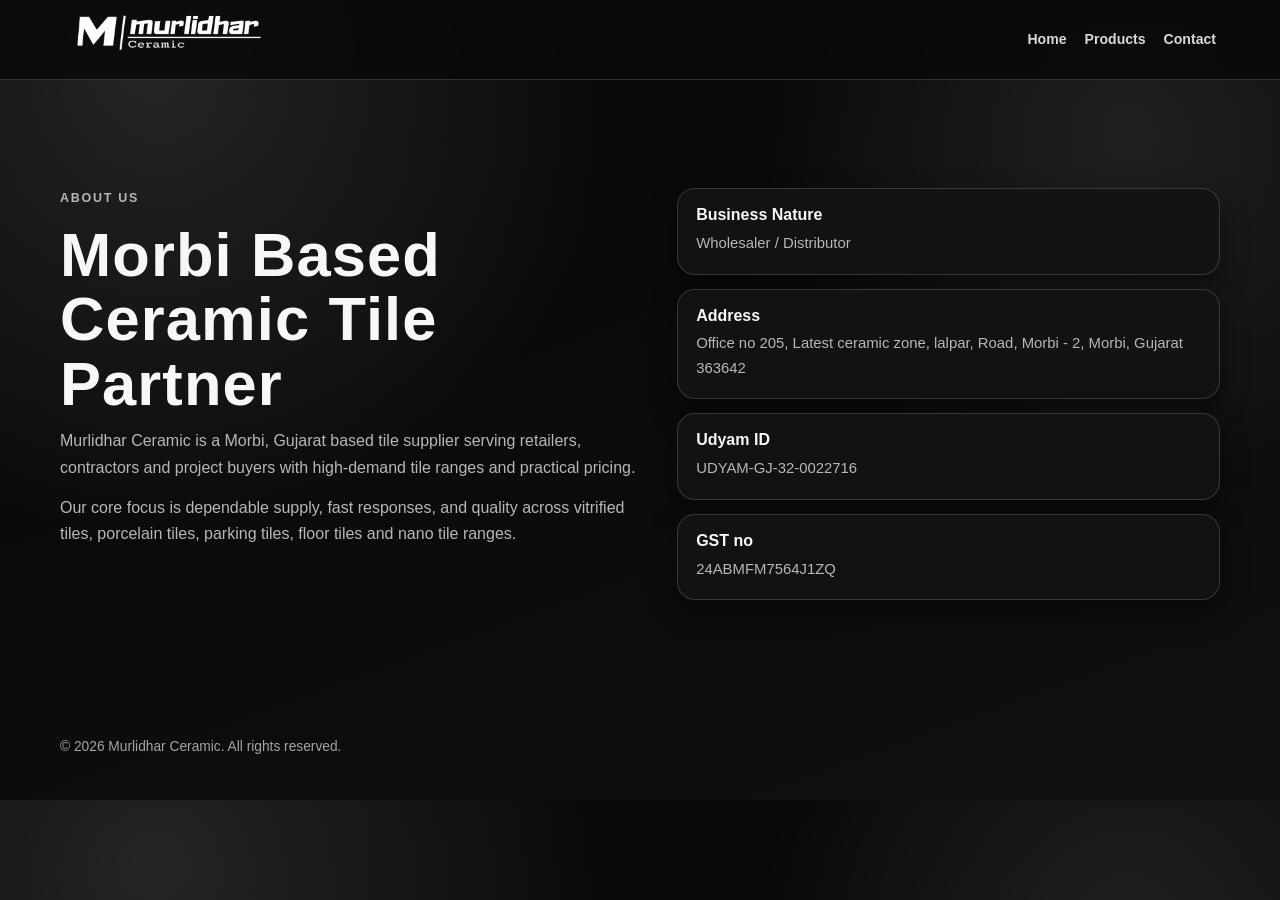
<file: about.html>
<!DOCTYPE html>
<html lang="en">
<head>
  <meta charset="UTF-8">
  <meta name="viewport" content="width=device-width, initial-scale=1.0">
  <title>About Murlidhar Ceramic | Morbi Tiles Supplier</title>
  <meta name="description" content="About Murlidhar Ceramic in Morbi, Gujarat. Trusted supplier of vitrified tiles, porcelain tiles, floor tiles, parking tiles and nano tiles.">
  <meta name="keywords" content="murlidhar, murlidhar-ceramic, murlidharceramic, morbi tiles, morvi tiles, vitrified tiles, porcelain tiles">
  <meta name="robots" content="index, follow">
  <link rel="canonical" href="https://murlidhar-ceramic.in/about.html">
  <link rel="icon" type="image/svg+xml" href="assets/favicon-m.svg">
  <!-- Google tag (gtag.js) -->
  <script async src="https://www.googletagmanager.com/gtag/js?id=G-29Y5FVQYPL"></script>
  <script>
    window.dataLayer = window.dataLayer || [];
    function gtag(){dataLayer.push(arguments);}
    gtag('js', new Date());

    gtag('config', 'G-29Y5FVQYPL');
  </script>
  <link rel="stylesheet" href="styles.css?v=20260505-4">
</head>
<body>
  <header class="site-header">
    <a href="index.html" class="brand">
      <img src="assets/logo.png?v=20260505-4" alt="Murlidhar Ceramic logo" class="brand-logo">
    </a>
    <nav class="site-nav" aria-label="Primary">
      <a href="index.html">Home</a>
      <a href="products.html">Products</a>
      <a href="contact.html">Contact</a>
    </nav>
  </header>

  <main>
    <section class="section about">
      <div class="about-left is-visible">
        <p class="eyebrow">ABOUT US</p>
        <h2>Morbi Based Ceramic Tile Partner</h2>
        <p>Murlidhar Ceramic is a Morbi, Gujarat based tile supplier serving retailers, contractors and project buyers with high-demand tile ranges and practical pricing.</p>
        <p>Our core focus is dependable supply, fast responses, and quality across vitrified tiles, porcelain tiles, parking tiles, floor tiles and nano tile ranges.</p>
      </div>
      <div class="about-right is-visible">
        <article class="about-stat"><h3>Business Nature</h3><p>Wholesaler / Distributor</p></article>
        <article class="about-stat"><h3>Address</h3><p>Office no 205, Latest ceramic zone, lalpar, Road, Morbi - 2, Morbi, Gujarat 363642</p></article>
        <article class="about-stat"><h3>Udyam ID</h3><p>UDYAM-GJ-32-0022716</p></article>
        <article class="about-stat"><h3>GST no</h3><p>24ABMFM7564J1ZQ</p></article>
      </div>
    </section>
  </main>

  <footer class="site-footer">
    <p>© <span id="year"></span> Murlidhar Ceramic. All rights reserved.</p>
  </footer>
  <script>document.getElementById("year").textContent = new Date().getFullYear();</script>
</body>
</html>
</file>
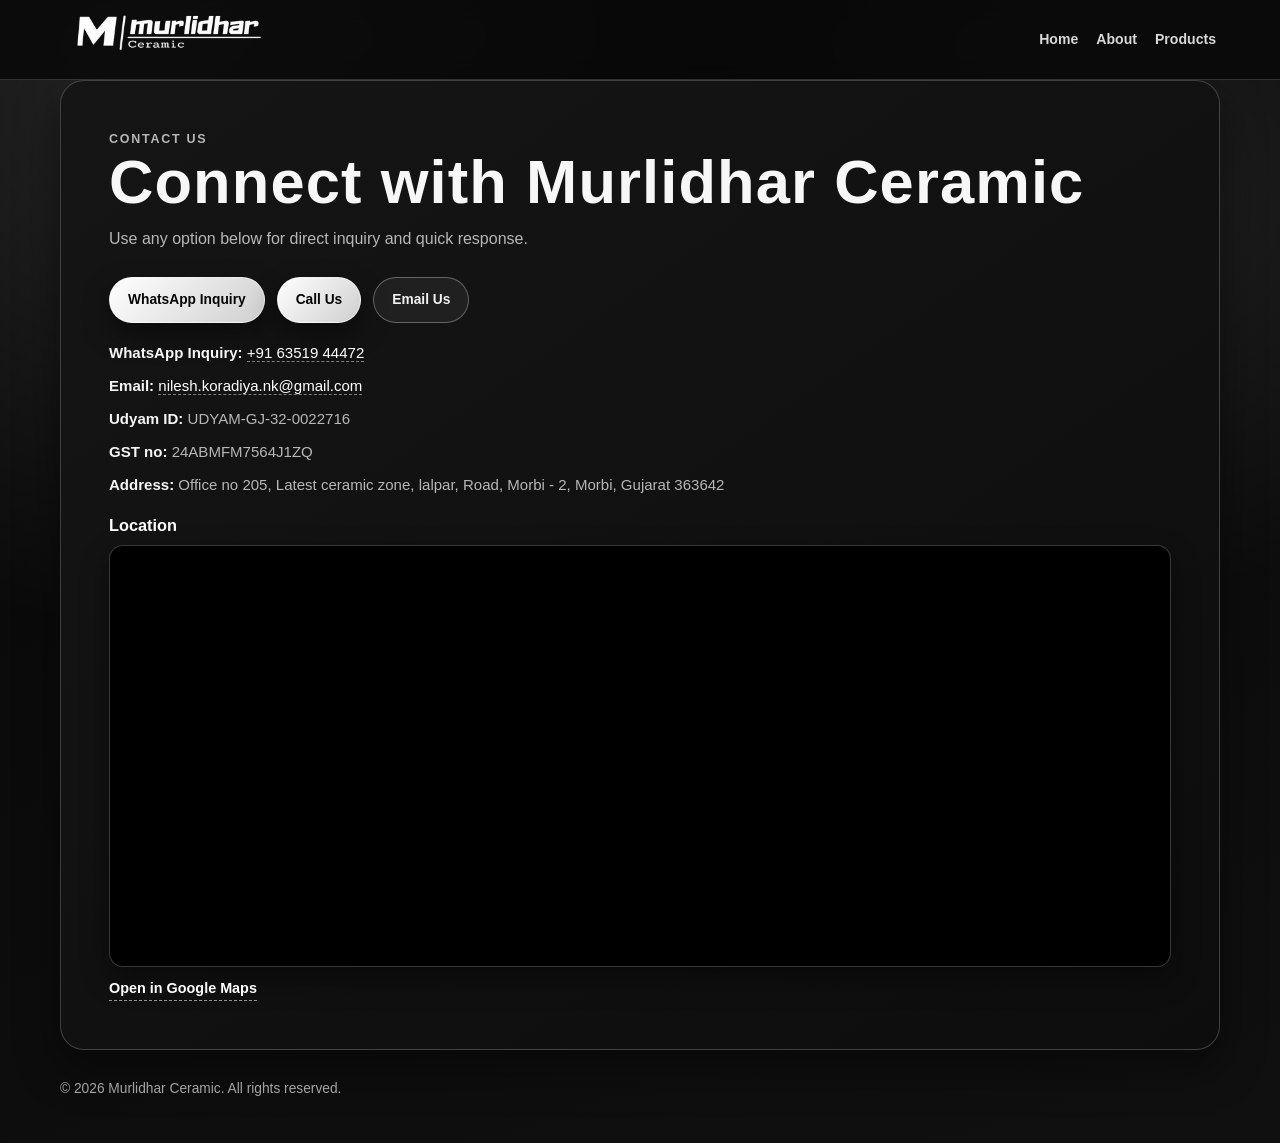
<file: contact.html>
<!DOCTYPE html>
<html lang="en">
<head>
  <meta charset="UTF-8">
  <meta name="viewport" content="width=device-width, initial-scale=1.0">
  <title>Contact Murlidhar Ceramic | Morbi, Gujarat</title>
  <meta name="description" content="Contact Murlidhar Ceramic for tile inquiries, pricing, and bulk supply: WhatsApp, call, email, office address and map location.">
  <meta name="keywords" content="contact murlidhar ceramic, morbi tiles contact, tile supplier morbi">
  <meta name="robots" content="index, follow">
  <link rel="canonical" href="https://murlidhar-ceramic.in/contact.html">
  <link rel="icon" type="image/svg+xml" href="assets/favicon-m.svg">
  <!-- Google tag (gtag.js) -->
  <script async src="https://www.googletagmanager.com/gtag/js?id=G-29Y5FVQYPL"></script>
  <script>
    window.dataLayer = window.dataLayer || [];
    function gtag(){dataLayer.push(arguments);}
    gtag('js', new Date());

    gtag('config', 'G-29Y5FVQYPL');
  </script>
  <link rel="stylesheet" href="styles.css?v=20260505-4">
</head>
<body>
  <header class="site-header">
    <a href="index.html" class="brand">
      <img src="assets/logo.png?v=20260505-4" alt="Murlidhar Ceramic logo" class="brand-logo">
    </a>
    <nav class="site-nav" aria-label="Primary">
      <a href="index.html">Home</a>
      <a href="about.html">About</a>
      <a href="products.html">Products</a>
    </nav>
  </header>

  <main>
    <section class="section contact">
      <p class="eyebrow">CONTACT US</p>
      <h2>Connect with Murlidhar Ceramic</h2>
      <p>Use any option below for direct inquiry and quick response.</p>

      <div class="contact-actions">
        <a class="btn btn-primary contact-btn-whatsapp" href="https://wa.me/916351944472?text=Hello%20Murlidhar%20Ceramic%2C%20I%20want%20pricing%20details." target="_blank" rel="noopener noreferrer">WhatsApp Inquiry</a>
        <a class="btn btn-primary contact-btn-call" href="tel:+916351944472">Call Us</a>
        <a class="btn btn-ghost contact-btn-email" href="mailto:nilesh.koradiya.nk@gmail.com">Email Us</a>
      </div>

      <div class="contact-info">
        <p class="contact-line"><strong>WhatsApp Inquiry:</strong> <a href="https://wa.me/916351944472" target="_blank" rel="noopener noreferrer">+91 63519 44472</a></p>
        <p class="contact-line"><strong>Email:</strong> <a href="mailto:nilesh.koradiya.nk@gmail.com">nilesh.koradiya.nk@gmail.com</a></p>
        <p class="contact-line"><strong>Udyam ID:</strong> UDYAM-GJ-32-0022716</p>
        <p class="contact-line"><strong>GST no:</strong> 24ABMFM7564J1ZQ</p>
        <p class="contact-line"><strong>Address:</strong> Office no 205, Latest ceramic zone, lalpar, Road, Morbi - 2, Morbi, Gujarat 363642</p>
      </div>

      <div class="contact-map-wrap">
        <h3>Location</h3>
        <div class="contact-map-frame">
          <iframe src="https://www.google.com/maps/embed?pb=!1m18!1m12!1m3!1d3677.6822559627462!2d70.86684860952326!3d22.814234723987123!2m3!1f0!2f0!3f0!3m2!1i1024!2i768!4f13.1!3m3!1m2!1s0x39598db93e2bf4bd%3A0xb4044d7fa76de73d!2sMurlidhar%20Ceramic!5e0!3m2!1sen!2sin!4v1776660391769!5m2!1sen!2sin" allowfullscreen="" loading="eager" referrerpolicy="no-referrer-when-downgrade" title="Murlidhar Ceramic location map"></iframe>
        </div>
        <a class="map-link" href="https://maps.app.goo.gl/f8DojMP9GaFaFxYg8" target="_blank" rel="noopener noreferrer">Open in Google Maps</a>
      </div>
    </section>
  </main>

  <footer class="site-footer">
    <p>© <span id="year"></span> Murlidhar Ceramic. All rights reserved.</p>
  </footer>
  <script>document.getElementById("year").textContent = new Date().getFullYear();</script>
</body>
</html>
</file>
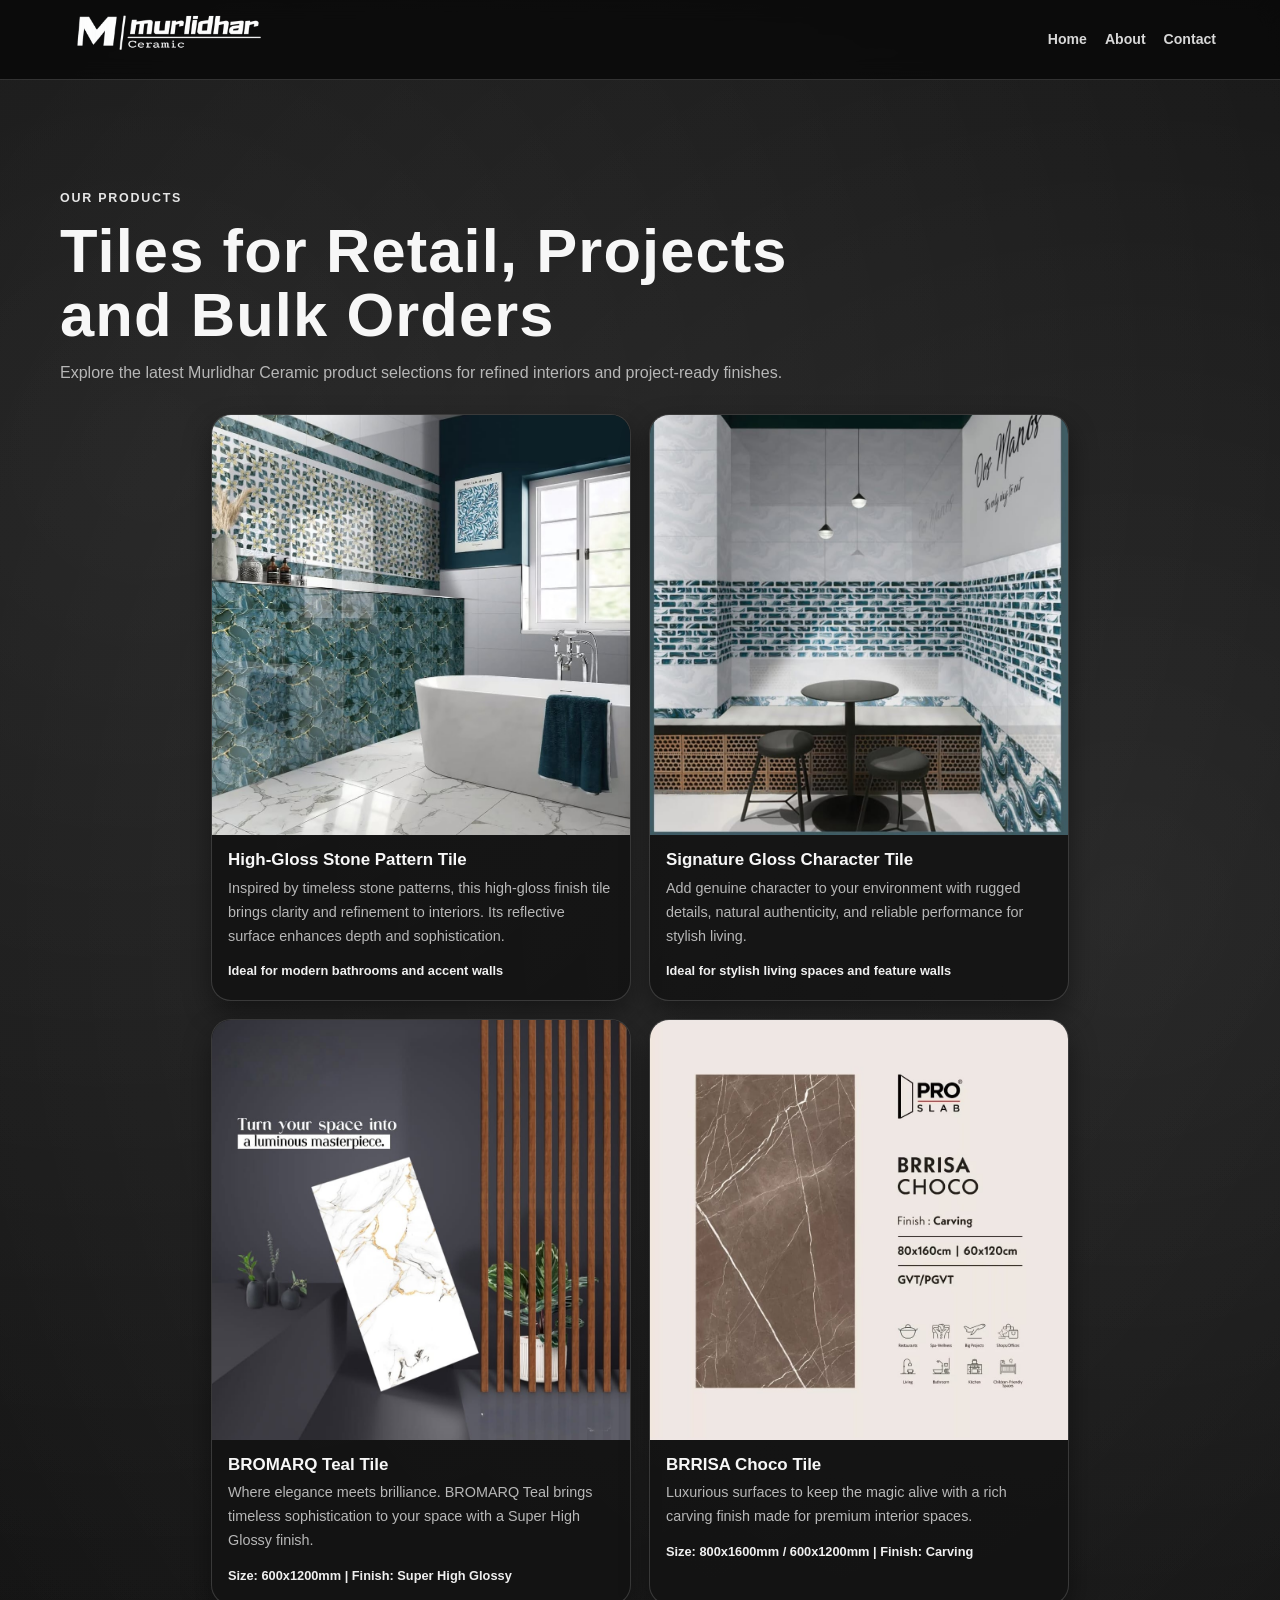
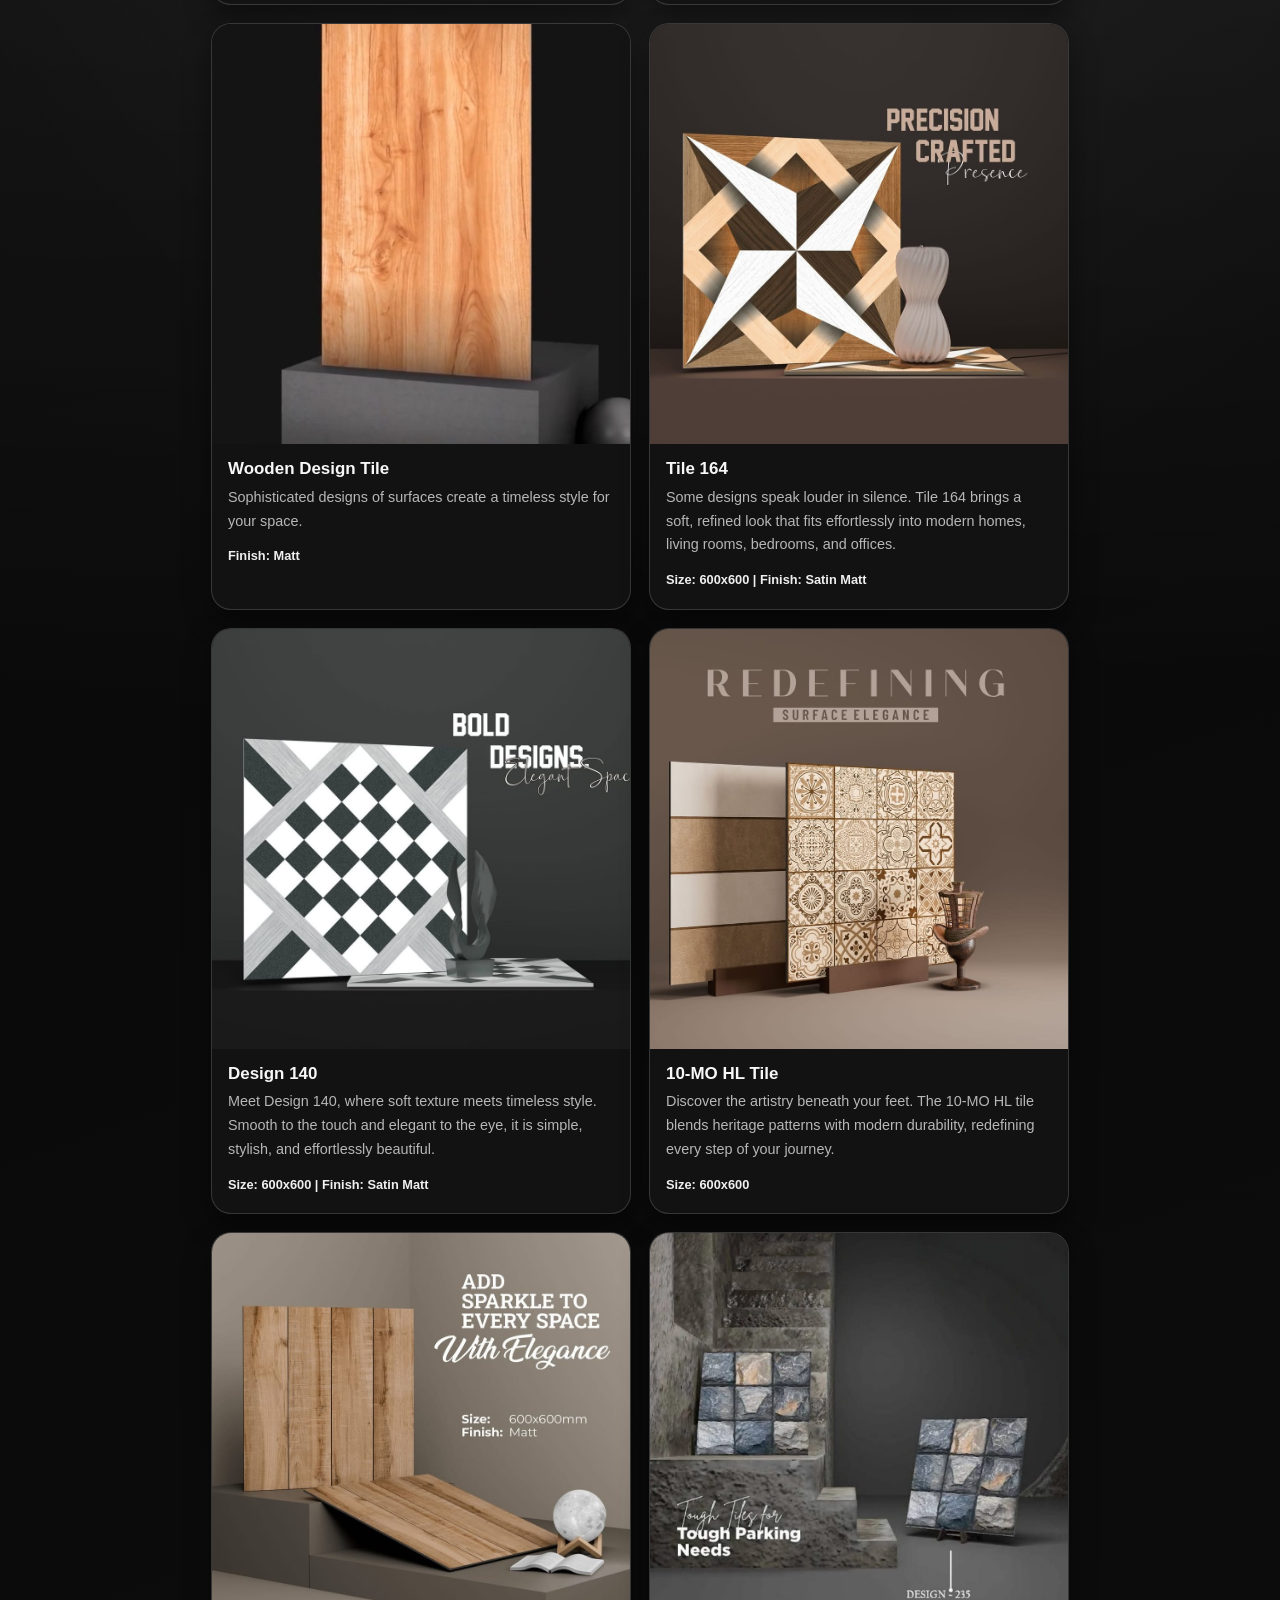
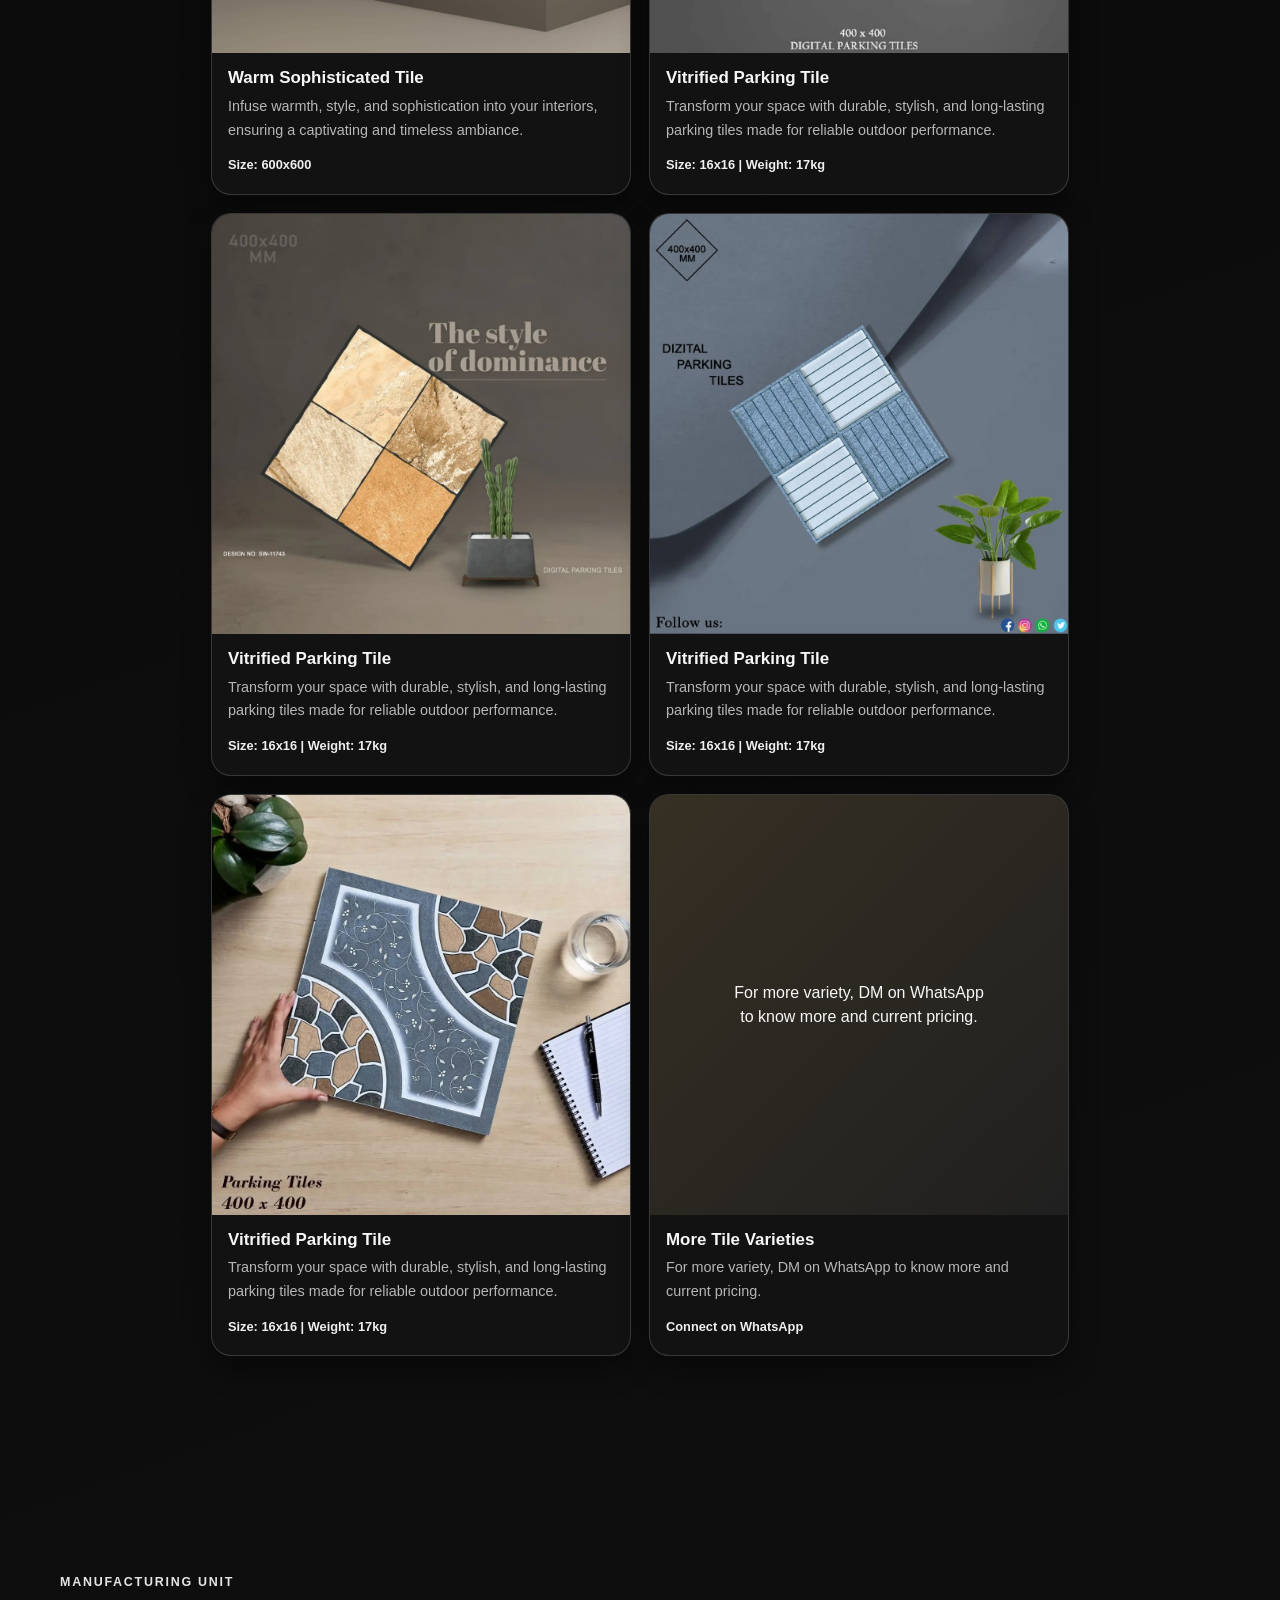
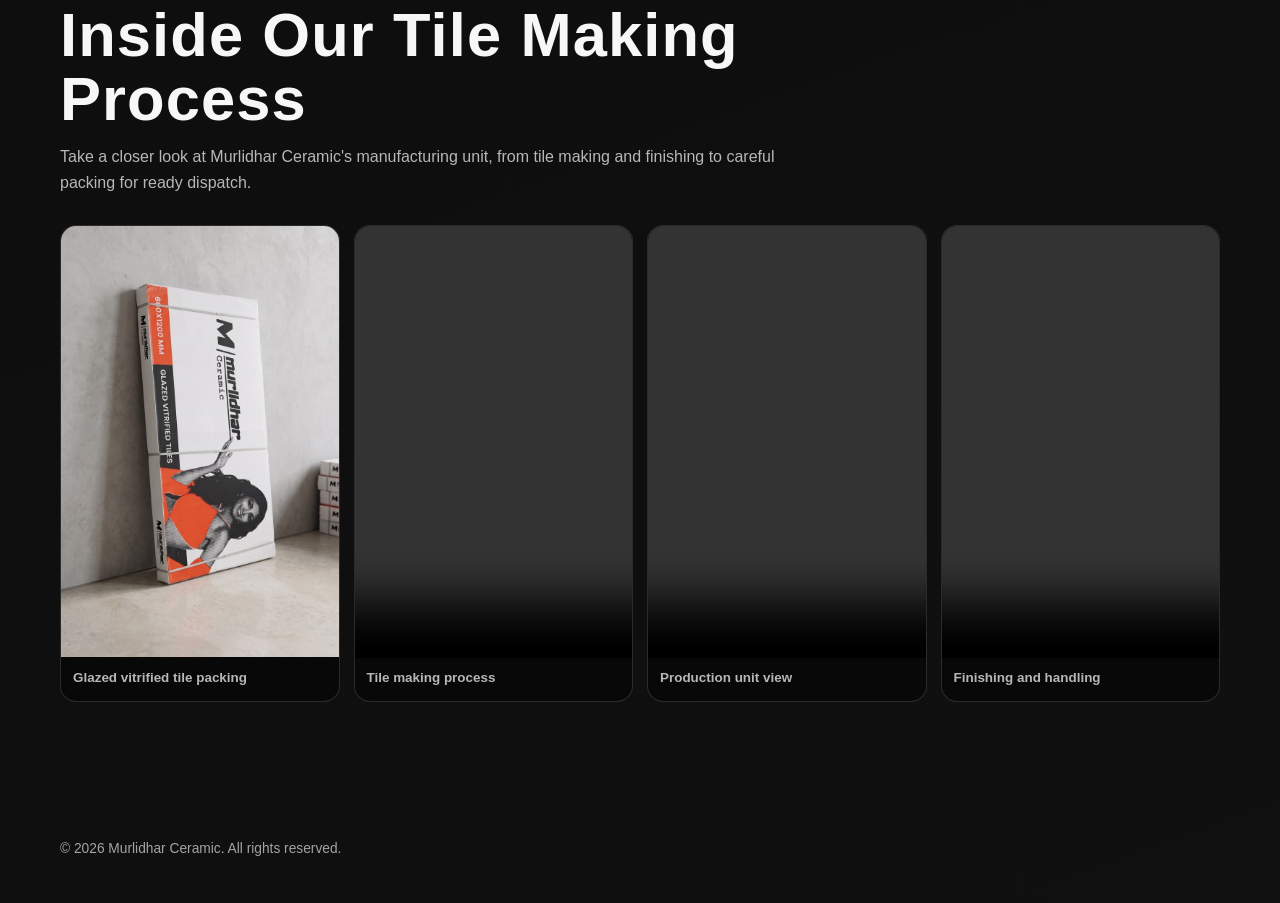
<file: products.html>
<!DOCTYPE html>
<html lang="en">
<head>
  <meta charset="UTF-8">
  <meta name="viewport" content="width=device-width, initial-scale=1.0">
  <title>Our Products | Glossy Wall & Stone Pattern Tiles</title>
  <meta name="description" content="Explore Murlidhar Ceramic glossy wall, stone pattern, and signature character tiles for modern bathrooms, accent walls, and refined interior spaces.">
  <meta name="keywords" content="murlidhar ceramic, high gloss tiles, stone pattern tiles, signature gloss tiles, bathroom wall tiles, accent wall tiles, glossy vitrified tiles, modern bathroom tiles, morbi tiles">
  <meta name="robots" content="index, follow">
  <link rel="canonical" href="https://murlidhar-ceramic.in/products.html">
  <link rel="icon" type="image/svg+xml" href="assets/favicon-m.svg">
  <!-- Google tag (gtag.js) -->
  <script async src="https://www.googletagmanager.com/gtag/js?id=G-29Y5FVQYPL"></script>
  <script>
    window.dataLayer = window.dataLayer || [];
    function gtag(){dataLayer.push(arguments);}
    gtag('js', new Date());

    gtag('config', 'G-29Y5FVQYPL');
  </script>
  <link rel="stylesheet" href="styles.css?v=20260505-4">
</head>
<body>
  <header class="site-header">
    <a href="index.html" class="brand">
      <img src="assets/logo.png?v=20260505-4" alt="Murlidhar Ceramic logo" class="brand-logo">
    </a>
    <nav class="site-nav" aria-label="Primary">
      <a href="index.html">Home</a>
      <a href="about.html">About</a>
      <a href="contact.html">Contact</a>
    </nav>
  </header>

  <main>
    <section class="section products">
      <div class="section-head is-visible">
        <p class="eyebrow">OUR PRODUCTS</p>
        <h2>Tiles for Retail, Projects and Bulk Orders</h2>
        <p>Explore the latest Murlidhar Ceramic product selections for refined interiors and project-ready finishes.</p>
      </div>

      <div class="product-grid">
        <article class="product-card is-visible">
          <img src="assets/product-high-gloss-stone-pattern.jpg" alt="High-gloss stone pattern tile for modern bathroom walls">
          <div class="product-copy"><h3>High-Gloss Stone Pattern Tile</h3><p>Inspired by timeless stone patterns, this high-gloss finish tile brings clarity and refinement to interiors. Its reflective surface enhances depth and sophistication.</p><span>Ideal for modern bathrooms and accent walls</span></div>
        </article>
        <article class="product-card is-visible">
          <img src="assets/product-signature-gloss-character.jpg" alt="Signature gloss wall tile with rugged natural detailing">
          <div class="product-copy"><h3>Signature Gloss Character Tile</h3><p>Add genuine character to your environment with rugged details, natural authenticity, and reliable performance for stylish living.</p><span>Ideal for stylish living spaces and feature walls</span></div>
        </article>
        <article class="product-card is-visible">
          <img src="assets/product-01-bromarq-teal.jpg" alt="BROMARQ Teal super high glossy tile">
          <div class="product-copy"><h3>BROMARQ Teal Tile</h3><p>Where elegance meets brilliance. BROMARQ Teal brings timeless sophistication to your space with a Super High Glossy finish.</p><span>Size: 600x1200mm | Finish: Super High Glossy</span></div>
        </article>
        <article class="product-card is-visible">
          <img src="assets/product-02-brrisa-choco.jpg" alt="BRRISA Choco carving tile">
          <div class="product-copy"><h3>BRRISA Choco Tile</h3><p>Luxurious surfaces to keep the magic alive with a rich carving finish made for premium interior spaces.</p><span>Size: 800x1600mm / 600x1200mm | Finish: Carving</span></div>
        </article>
        <article class="product-card is-visible">
          <img src="assets/product-03-wooden-matt.jpg" alt="Wooden design matt finish tile">
          <div class="product-copy"><h3>Wooden Design Tile</h3><p>Sophisticated designs of surfaces create a timeless style for your space.</p><span>Finish: Matt</span></div>
        </article>
        <article class="product-card is-visible">
          <img src="assets/product-04-tile-164-satin-matt.jpg" alt="Tile 164 satin matt finish">
          <div class="product-copy"><h3>Tile 164</h3><p>Some designs speak louder in silence. Tile 164 brings a soft, refined look that fits effortlessly into modern homes, living rooms, bedrooms, and offices.</p><span>Size: 600x600 | Finish: Satin Matt</span></div>
        </article>
        <article class="product-card is-visible">
          <img src="assets/product-05-design-140-satin-matt.jpg" alt="Design 140 satin matt finish tile">
          <div class="product-copy"><h3>Design 140</h3><p>Meet Design 140, where soft texture meets timeless style. Smooth to the touch and elegant to the eye, it is simple, stylish, and effortlessly beautiful.</p><span>Size: 600x600 | Finish: Satin Matt</span></div>
        </article>
        <article class="product-card is-visible">
          <img src="assets/product-06-10-mo-hl.jpg" alt="10-MO HL heritage pattern tile">
          <div class="product-copy"><h3>10-MO HL Tile</h3><p>Discover the artistry beneath your feet. The 10-MO HL tile blends heritage patterns with modern durability, redefining every step of your journey.</p><span>Size: 600x600</span></div>
        </article>
        <article class="product-card is-visible">
          <img src="assets/product-07-warm-sophisticated.jpg" alt="Warm sophisticated interior tile">
          <div class="product-copy"><h3>Warm Sophisticated Tile</h3><p>Infuse warmth, style, and sophistication into your interiors, ensuring a captivating and timeless ambiance.</p><span>Size: 600x600</span></div>
        </article>
        <article class="product-card is-visible">
          <img src="assets/product-08-parking-tile.jpg" alt="Vitrified parking tile">
          <div class="product-copy"><h3>Vitrified Parking Tile</h3><p>Transform your space with durable, stylish, and long-lasting parking tiles made for reliable outdoor performance.</p><span>Size: 16x16 | Weight: 17kg</span></div>
        </article>
        <article class="product-card is-visible">
          <img src="assets/product-09-parking-tile.jpg" alt="Vitrified parking tile design">
          <div class="product-copy"><h3>Vitrified Parking Tile</h3><p>Transform your space with durable, stylish, and long-lasting parking tiles made for reliable outdoor performance.</p><span>Size: 16x16 | Weight: 17kg</span></div>
        </article>
        <article class="product-card is-visible">
          <img src="assets/product-10-parking-tile.jpg" alt="Durable vitrified parking tile">
          <div class="product-copy"><h3>Vitrified Parking Tile</h3><p>Transform your space with durable, stylish, and long-lasting parking tiles made for reliable outdoor performance.</p><span>Size: 16x16 | Weight: 17kg</span></div>
        </article>
        <article class="product-card is-visible">
          <img src="assets/product-11-parking-tile.jpg" alt="Long-lasting vitrified parking tile">
          <div class="product-copy"><h3>Vitrified Parking Tile</h3><p>Transform your space with durable, stylish, and long-lasting parking tiles made for reliable outdoor performance.</p><span>Size: 16x16 | Weight: 17kg</span></div>
        </article>
        <article class="product-card is-visible">
          <div class="product-placeholder" role="img" aria-label="More tile varieties available on WhatsApp"><span>For more variety, DM on WhatsApp to know more and current pricing.</span></div>
          <div class="product-copy"><h3>More Tile Varieties</h3><p>For more variety, DM on WhatsApp to know more and current pricing.</p><span>Connect on WhatsApp</span></div>
        </article>
      </div>

    </section>

    <section id="manufacturing-unit" class="section manufacturing-unit">
      <div class="section-head is-visible">
        <p class="eyebrow">MANUFACTURING UNIT</p>
        <h2>Inside Our Tile Making Process</h2>
        <p>Take a closer look at Murlidhar Ceramic's manufacturing unit, from tile making and finishing to careful packing for ready dispatch.</p>
      </div>
      <div class="manufacturing-gallery is-visible">
        <figure class="manufacturing-frame">
          <img src="assets/manufacturing-packaging.jpeg" alt="Packed Murlidhar Ceramic glazed vitrified tile box" loading="lazy" decoding="async">
          <figcaption>Glazed vitrified tile packing</figcaption>
        </figure>
        <figure class="manufacturing-frame">
          <video controls preload="metadata" playsinline muted>
            <source src="assets/manufacturing-unit-01.mp4" type="video/mp4">
          </video>
          <figcaption>Tile making process</figcaption>
        </figure>
        <figure class="manufacturing-frame">
          <video controls preload="metadata" playsinline muted>
            <source src="assets/manufacturing-unit-02.mp4" type="video/mp4">
          </video>
          <figcaption>Production unit view</figcaption>
        </figure>
        <figure class="manufacturing-frame">
          <video controls preload="metadata" playsinline muted>
            <source src="assets/manufacturing-unit-03.mp4" type="video/mp4">
          </video>
          <figcaption>Finishing and handling</figcaption>
        </figure>
      </div>
    </section>
  </main>

  <footer class="site-footer">
    <p>© <span id="year"></span> Murlidhar Ceramic. All rights reserved.</p>
  </footer>
  <script>document.getElementById("year").textContent = new Date().getFullYear();</script>
  <script src="script.js?v=20260505-1"></script>
</body>
</html>
</file>
<file: styles.css>
:root {
  --bg: #060606;
  --bg-soft: #101010;
  --surface: #151515;
  --ink: #f7f7f7;
  --muted: #b7b7b7;
  --accent: #ffffff;
  --accent-deep: #cfcfcf;
  --highlight: #e5e5e5;
  --ring: rgba(255, 255, 255, 0.26);
  --shadow-soft: 0 18px 45px rgba(0, 0, 0, 0.45);
  --shadow-card: 0 12px 28px rgba(0, 0, 0, 0.42);
}

* {
  box-sizing: border-box;
}

html {
  scroll-behavior: smooth;
}

body {
  margin: 0;
  font-family: "Sora", sans-serif;
  color: var(--ink);
  background:
    radial-gradient(circle at 12% 8%, rgba(255, 255, 255, 0.12) 0%, transparent 35%),
    radial-gradient(circle at 88% 16%, rgba(255, 255, 255, 0.09) 0%, transparent 28%),
    linear-gradient(160deg, var(--bg) 0%, #0b0b0b 48%, var(--bg-soft) 100%);
  line-height: 1.65;
  overflow-x: hidden;
}

.ambient {
  position: fixed;
  pointer-events: none;
  z-index: -1;
  filter: blur(18px);
}

.ambient-one {
  width: 260px;
  height: 260px;
  background: rgba(255, 255, 255, 0.12);
  border-radius: 42% 58% 58% 42% / 41% 41% 59% 59%;
  left: -70px;
  bottom: 12vh;
  animation: floatMorph 11s ease-in-out infinite;
}

.ambient-two {
  width: 320px;
  height: 320px;
  background: rgba(195, 195, 195, 0.16);
  border-radius: 53% 47% 42% 58% / 46% 50% 50% 54%;
  right: -110px;
  top: 10vh;
  animation: floatMorph 13s ease-in-out infinite reverse;
}

@keyframes floatMorph {
  0%, 100% {
    transform: translate(0, 0) scale(1);
  }
  50% {
    transform: translate(8px, -16px) scale(1.08);
  }
}

.site-header {
  position: sticky;
  top: 0;
  z-index: 30;
  display: flex;
  align-items: center;
  justify-content: space-between;
  gap: 20px;
  padding: 14px min(5vw, 64px);
  backdrop-filter: blur(10px);
  background: rgba(9, 9, 9, 0.84);
  border-bottom: 1px solid rgba(255, 255, 255, 0.16);
}

.brand {
  display: flex;
  align-items: center;
  gap: 12px;
  text-decoration: none;
  color: var(--ink);
}

.brand-logo {
  width: clamp(180px, 16vw, 250px);
  height: auto;
  display: block;
  object-fit: contain;
}

.site-nav {
  display: flex;
  gap: 18px;
  flex-wrap: wrap;
}

.site-nav a {
  text-decoration: none;
  color: #d8d8d8;
  font-size: 0.88rem;
  font-weight: 600;
  transition: color 0.22s ease;
}

.site-nav a:hover {
  color: var(--accent);
}

.section {
  width: min(1160px, 92vw);
  margin: 0 auto;
  padding: clamp(70px, 9vw, 108px) 0;
}

.hero {
  display: grid;
  grid-template-columns: 1.2fr 1fr;
  gap: clamp(26px, 4.8vw, 58px);
  align-items: center;
  min-height: calc(100vh - 82px);
}

.eyebrow {
  margin: 0 0 10px;
  font-size: 0.78rem;
  letter-spacing: 0.14em;
  text-transform: uppercase;
  color: var(--highlight);
  font-weight: 700;
}

h1,
h2,
h3 {
  margin: 0;
  line-height: 1.05;
}

h1 {
  font-family: "Bebas Neue", sans-serif;
  font-size: clamp(2.7rem, 8vw, 5.8rem);
  letter-spacing: 0.015em;
  margin-bottom: 14px;
}

h2 {
  font-family: "Bebas Neue", sans-serif;
  font-size: clamp(2.1rem, 4.8vw, 3.9rem);
  letter-spacing: 0.018em;
  margin-bottom: 12px;
}

.hero-copy p {
  margin: 0;
  color: var(--muted);
  max-width: 60ch;
}

.hero-actions,
.contact-actions {
  margin-top: 24px;
  display: flex;
  gap: 12px;
  flex-wrap: wrap;
}

.btn {
  display: inline-flex;
  align-items: center;
  justify-content: center;
  text-decoration: none;
  border-radius: 999px;
  padding: 11px 18px;
  font-size: 0.86rem;
  font-weight: 600;
  transition: transform 0.2s ease, box-shadow 0.2s ease, background 0.2s ease;
}

.btn:hover {
  transform: translateY(-2px);
}

.btn-primary {
  background: linear-gradient(135deg, var(--accent) 0%, var(--accent-deep) 100%);
  color: #050505;
  border: 1px solid rgba(255, 255, 255, 0.55);
  box-shadow: var(--shadow-card);
}

.btn-ghost {
  border: 1px solid rgba(255, 255, 255, 0.3);
  color: #f2f2f2;
  background: rgba(255, 255, 255, 0.06);
}

.hero-actions .btn:hover,
.hero-actions .btn:focus-visible,
.hero-actions .btn:active {
  color: #ffffff;
  border-color: rgba(255, 255, 255, 0.78);
}

.hero-actions .btn:active {
  transform: translateY(0);
  filter: brightness(0.94) saturate(1.08);
}

.hero-actions .hero-btn-whatsapp:hover,
.hero-actions .hero-btn-whatsapp:focus-visible,
.hero-actions .hero-btn-whatsapp:active {
  background: #25d366;
  box-shadow: 0 16px 36px rgba(37, 211, 102, 0.38);
}

.hero-actions .hero-btn-products:hover,
.hero-actions .hero-btn-products:focus-visible,
.hero-actions .hero-btn-products:active {
  background: #c7a569;
  box-shadow: 0 16px 36px rgba(199, 165, 105, 0.38);
}

.hero-actions .hero-btn-catalog:hover,
.hero-actions .hero-btn-catalog:focus-visible,
.hero-actions .hero-btn-catalog:active {
  background: linear-gradient(135deg, #f58529 0%, #dd2a7b 48%, #8134af 100%);
  box-shadow: 0 16px 36px rgba(221, 42, 123, 0.36);
}

.contact-actions .btn:hover {
  color: #ffffff;
  border-color: rgba(255, 255, 255, 0.75);
}

.contact-actions .contact-btn-whatsapp:hover {
  background: #25d366;
  box-shadow: 0 16px 36px rgba(37, 211, 102, 0.36);
}

.contact-actions .contact-btn-call:hover {
  background: #0ea5e9;
  box-shadow: 0 16px 36px rgba(14, 165, 233, 0.34);
}

.contact-actions .contact-btn-email:hover {
  background: #ea4335;
  box-shadow: 0 16px 36px rgba(234, 67, 53, 0.34);
}

.contact-actions .contact-btn-indiamart:hover {
  background: #2b5fb8;
  box-shadow: 0 16px 36px rgba(43, 95, 184, 0.36);
}

.contact-actions .contact-btn-instagram:hover {
  background: linear-gradient(135deg, #f58529 0%, #dd2a7b 48%, #8134af 100%);
  box-shadow: 0 16px 36px rgba(221, 42, 123, 0.34);
}

.contact-actions .contact-btn-justdial:hover {
  background: #f58220;
  box-shadow: 0 16px 36px rgba(245, 130, 32, 0.34);
}

.hero-facts {
  margin: 26px 0 0;
  padding: 0;
  list-style: none;
  display: grid;
  gap: 8px;
}

.hero-facts li {
  display: inline-flex;
  align-items: center;
  gap: 8px;
  color: #f2f2f2;
  font-size: 0.9rem;
  font-weight: 500;
}

.hero-facts li::before {
  content: "";
  width: 8px;
  height: 8px;
  border-radius: 50%;
  background: var(--accent);
  box-shadow: 0 0 0 6px rgba(255, 255, 255, 0.16);
}

.hero-visual {
  position: relative;
}

.hero-video-frame {
  width: min(420px, 100%);
  margin-left: auto;
  border-radius: 24px;
  overflow: hidden;
  border: 1px solid rgba(255, 255, 255, 0.22);
  background: #000000;
  box-shadow: var(--shadow-soft);
}

.hero-video-frame video {
  width: 100%;
  max-height: 620px;
  display: block;
  background: #000000;
  object-fit: contain;
}

.about {
  display: grid;
  grid-template-columns: 1.1fr 1fr;
  gap: 20px;
  align-items: start;
}

.about-left p {
  color: var(--muted);
  margin: 0 0 14px;
}

.about-right {
  display: grid;
  gap: 14px;
}

.about-stat {
  background: rgba(19, 19, 19, 0.9);
  border: 1px solid rgba(255, 255, 255, 0.16);
  border-radius: 18px;
  padding: 18px;
  box-shadow: var(--shadow-card);
}

.about-stat h3 {
  font-family: "Sora", sans-serif;
  font-size: 1rem;
  letter-spacing: 0;
  margin-bottom: 7px;
}

.about-stat p {
  margin: 0;
  color: var(--muted);
  font-size: 0.93rem;
}

.about-stat p + p {
  margin-top: 6px;
}

.section-head {
  max-width: 740px;
  margin-bottom: 28px;
}

.section-head p:last-child {
  color: var(--muted);
  margin: 0;
}

.product-grid {
  display: grid;
  grid-template-columns: repeat(auto-fit, minmax(min(100%, 320px), 420px));
  justify-content: center;
  gap: 18px;
}

.product-card {
  background: rgba(19, 19, 19, 0.9);
  border: 1px solid rgba(255, 255, 255, 0.16);
  border-radius: 20px;
  overflow: hidden;
  box-shadow: var(--shadow-card);
}

.product-card img {
  width: 100%;
  height: 420px;
  object-fit: cover;
  object-position: center;
  display: block;
}

.product-placeholder {
  width: 100%;
  height: 420px;
  display: flex;
  align-items: center;
  justify-content: center;
  padding: 28px;
  background: linear-gradient(135deg, rgba(199, 165, 105, 0.2), rgba(255, 255, 255, 0.06));
  color: var(--text);
  text-align: center;
  font-family: "Sora", sans-serif;
  font-size: 1rem;
  line-height: 1.5;
}

.product-placeholder span {
  max-width: 260px;
}

.product-copy {
  padding: 16px;
}

.product-copy h3 {
  font-family: "Sora", sans-serif;
  font-size: 1.06rem;
  margin-bottom: 8px;
}

.product-copy p {
  margin: 0 0 9px;
  color: var(--muted);
  font-size: 0.9rem;
}

.product-copy span {
  font-size: 0.8rem;
  color: #efefef;
  font-weight: 600;
}

.manufacturing-unit {
  scroll-margin-top: 110px;
}

.manufacturing-gallery {
  display: grid;
  grid-template-columns: repeat(auto-fit, minmax(min(100%, 230px), 1fr));
  gap: 14px;
}

.manufacturing-frame {
  margin: 0;
  overflow: hidden;
  background: rgba(8, 8, 8, 0.85);
  border: 1px solid rgba(255, 255, 255, 0.14);
  border-radius: 16px;
}

.manufacturing-frame img,
.manufacturing-frame video {
  width: 100%;
  aspect-ratio: 9 / 14;
  display: block;
  object-fit: cover;
  background: #050505;
}

.manufacturing-frame figcaption {
  padding: 10px 12px 12px;
  color: var(--muted);
  font-size: 0.84rem;
  font-weight: 600;
}

.feedback {
  position: relative;
}

.feedback-carousel {
  display: grid;
  grid-template-columns: auto 1fr auto;
  align-items: center;
  gap: 14px;
}

.feedback-window {
  overflow: hidden;
  border-radius: 18px;
}

.feedback-track {
  display: flex;
  transition: transform 0.45s ease;
}

.feedback-card {
  min-width: 100%;
  background: linear-gradient(145deg, #171717, #0f0f0f);
  border: 1px solid rgba(255, 255, 255, 0.2);
  border-radius: 18px;
  padding: clamp(18px, 3vw, 30px);
  box-shadow: var(--shadow-card);
}

.feedback-card p {
  margin: 0 0 15px;
  font-size: clamp(1rem, 2.1vw, 1.23rem);
  color: #f8f8f8;
  font-weight: 600;
}

.feedback-card span {
  font-size: 0.82rem;
  color: var(--muted);
  letter-spacing: 0.02em;
}

.carousel-btn {
  width: 40px;
  height: 40px;
  border-radius: 50%;
  border: 1px solid rgba(255, 255, 255, 0.3);
  background: rgba(20, 20, 20, 0.95);
  color: #ffffff;
  cursor: pointer;
  font-size: 1.15rem;
  display: grid;
  place-items: center;
}

.feedback-dots {
  margin-top: 14px;
  display: flex;
  justify-content: center;
  gap: 8px;
}

.feedback-dots button {
  width: 9px;
  height: 9px;
  border-radius: 99px;
  border: 0;
  background: rgba(255, 255, 255, 0.38);
  cursor: pointer;
  transition: width 0.24s ease, background 0.24s ease;
}

.feedback-dots button.is-active {
  width: 26px;
  background: var(--accent);
}

.kpi-grid {
  display: grid;
  grid-template-columns: repeat(4, minmax(0, 1fr));
  gap: 14px;
}

.kpi-card {
  background: linear-gradient(145deg, rgba(25, 25, 25, 0.94), rgba(12, 12, 12, 0.9));
  border: 1px solid rgba(255, 255, 255, 0.22);
  border-radius: 16px;
  padding: 20px;
  box-shadow: var(--shadow-card);
}

.kpi-card h3 {
  font-family: "Bebas Neue", sans-serif;
  letter-spacing: 0.03em;
  font-size: clamp(2rem, 5vw, 3.1rem);
  margin-bottom: 8px;
  color: #ffffff;
}

.kpi-card p {
  margin: 0;
  color: var(--muted);
  font-size: 0.86rem;
}

.founder-grid {
  display: grid;
  grid-template-columns: repeat(4, minmax(0, 1fr));
  gap: 14px;
}

.founder-card {
  background: rgba(19, 19, 19, 0.9);
  border: 1px solid rgba(255, 255, 255, 0.16);
  border-radius: 18px;
  padding: 20px 14px;
  text-align: center;
  box-shadow: var(--shadow-card);
}

.founder-photo {
  width: clamp(140px, 16vw, 180px);
  height: clamp(185px, 24vw, 230px);
  margin: 0 auto 12px;
  border-radius: 18px;
  background: linear-gradient(145deg, #ffffff 0%, #bdbdbd 100%);
  color: #060606;
  font-weight: 700;
  display: grid;
  place-items: center;
  font-size: 1.4rem;
  box-shadow: 0 10px 22px rgba(0, 0, 0, 0.38);
}

.founder-photo-img {
  object-fit: cover;
  border: 2px solid rgba(255, 255, 255, 0.28);
}

.founder-card h3 {
  font-family: "Sora", sans-serif;
  font-size: 1rem;
  margin-bottom: 4px;
}

.founder-card p {
  margin: 0;
  color: var(--muted);
  font-size: 0.85rem;
}

.contact {
  background: linear-gradient(145deg, #151515 0%, #0d0d0d 100%);
  border: 1px solid rgba(255, 255, 255, 0.2);
  border-radius: 24px;
  padding: clamp(28px, 4.5vw, 48px);
  box-shadow: var(--shadow-soft);
}

.contact p {
  margin: 0;
  color: var(--muted);
}

.site-footer {
  width: min(1160px, 92vw);
  margin: 0 auto;
  padding: 14px 0 28px;
  color: #a4a4a4;
  font-size: 0.86rem;
}

.footer-links {
  margin-top: 8px;
  display: flex;
  flex-wrap: wrap;
  gap: 14px;
}

.footer-links a {
  color: #dcdcdc;
  text-decoration: none;
  border-bottom: 1px dashed rgba(255, 255, 255, 0.38);
}

.footer-links a:hover {
  color: #ffffff;
  border-bottom-color: rgba(255, 255, 255, 0.8);
}

.contact-info {
  margin-top: 18px;
  display: grid;
  gap: 8px;
}

.contact-line {
  font-size: 0.94rem;
}

.contact-line strong {
  color: #f6f6f6;
}

.contact-line a {
  color: #ffffff;
  text-decoration: none;
  border-bottom: 1px dashed rgba(255, 255, 255, 0.45);
}

.contact-line a:hover {
  border-bottom-color: #ffffff;
}

.contact-map-wrap {
  margin-top: 20px;
}

.contact-map-wrap h3 {
  margin: 0 0 10px;
  font-family: "Sora", sans-serif;
  font-size: 1.02rem;
  color: #ffffff;
}

.contact-map-frame {
  border: 1px solid rgba(255, 255, 255, 0.22);
  border-radius: 14px;
  overflow: hidden;
  background: #000000;
  box-shadow: var(--shadow-card);
  min-height: 320px;
}

.contact-map-frame iframe {
  width: 100%;
  height: 420px;
  border: 0;
  display: block;
}

.map-link {
  margin-top: 10px;
  display: inline-flex;
  text-decoration: none;
  color: #ffffff;
  border-bottom: 1px dashed rgba(255, 255, 255, 0.55);
  font-size: 0.9rem;
  font-weight: 600;
}

.map-link:hover {
  border-bottom-color: #ffffff;
}

.floating-whatsapp {
  position: fixed;
  right: 20px;
  bottom: 20px;
  z-index: 9999;
  display: inline-flex;
  align-items: center;
  gap: 8px;
  text-decoration: none;
  color: #ffffff;
  background: #25d366;
  border: 1px solid #25d366;
  border-radius: 999px;
  padding: 11px 16px;
  font-size: 0.88rem;
  font-weight: 700;
  box-shadow: 0 14px 28px rgba(0, 0, 0, 0.42);
  transition: transform 0.2s ease, box-shadow 0.2s ease;
  animation: whatsappPulse 1.8s infinite;
}

.floating-whatsapp:hover {
  transform: translateY(-2px);
  box-shadow: 0 18px 34px rgba(0, 0, 0, 0.48);
  background: #1ebe57;
  border-color: #1ebe57;
}

.floating-whatsapp svg {
  width: 20px;
  height: 20px;
  fill: #ffffff;
}

@keyframes whatsappPulse {
  0% {
    box-shadow: 0 0 0 0 rgba(37, 211, 102, 0.45), 0 14px 28px rgba(0, 0, 0, 0.42);
  }
  70% {
    box-shadow: 0 0 0 12px rgba(37, 211, 102, 0), 0 14px 28px rgba(0, 0, 0, 0.42);
  }
  100% {
    box-shadow: 0 0 0 0 rgba(37, 211, 102, 0), 0 14px 28px rgba(0, 0, 0, 0.42);
  }
}

[data-reveal] {
  opacity: 0;
  transform: translateY(26px);
  transition: opacity 0.65s ease, transform 0.65s ease;
}

[data-reveal].is-visible {
  opacity: 1;
  transform: translateY(0);
}

@media (max-width: 1040px) {
  .hero {
    grid-template-columns: 1fr;
    min-height: auto;
    padding-top: 26px;
  }

  .hero-visual {
    display: flex;
    justify-content: center;
  }

  .about {
    grid-template-columns: 1fr;
  }

  .kpi-grid,
  .founder-grid {
    grid-template-columns: 1fr 1fr;
  }
}

@media (max-width: 760px) {
  .site-header {
    flex-wrap: wrap;
    justify-content: center;
  }

  .site-nav {
    justify-content: center;
  }

  .product-grid,
  .kpi-grid,
  .founder-grid {
    grid-template-columns: 1fr;
  }

  .product-card img,
  .product-placeholder {
    height: min(420px, calc(100vw - 32px));
  }

  .manufacturing-frame img,
  .manufacturing-frame video {
    aspect-ratio: 4 / 5;
  }

  .feedback-carousel {
    grid-template-columns: 1fr;
  }

  .carousel-btn {
    display: none;
  }

  .hero-video-frame {
    width: min(360px, 100%);
  }

  .floating-whatsapp {
    right: 14px;
    bottom: 14px;
    padding: 10px 13px;
  }

  .contact-map-frame iframe {
    height: 360px;
  }
}

@media (prefers-reduced-motion: reduce) {
  *,
  *::before,
  *::after {
    animation: none !important;
    transition-duration: 0.01ms !important;
    scroll-behavior: auto !important;
  }
}
</file>
